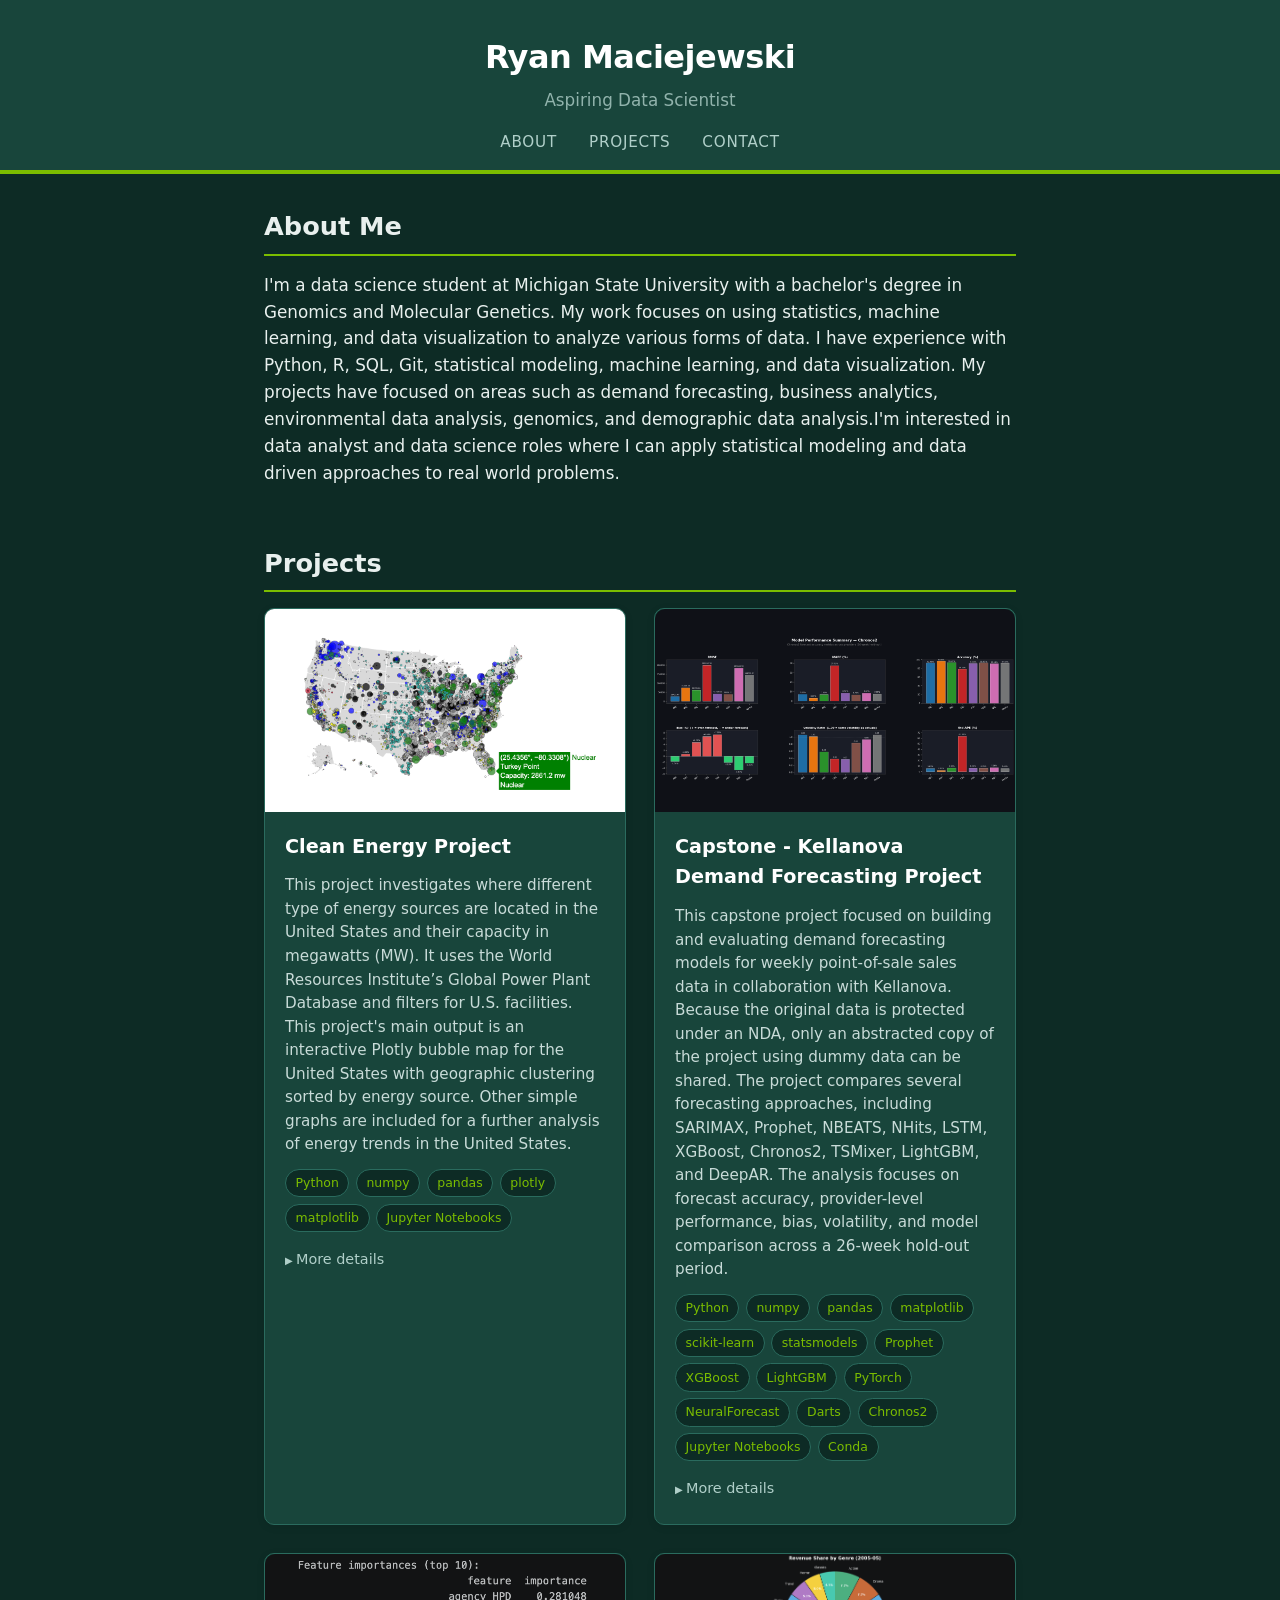
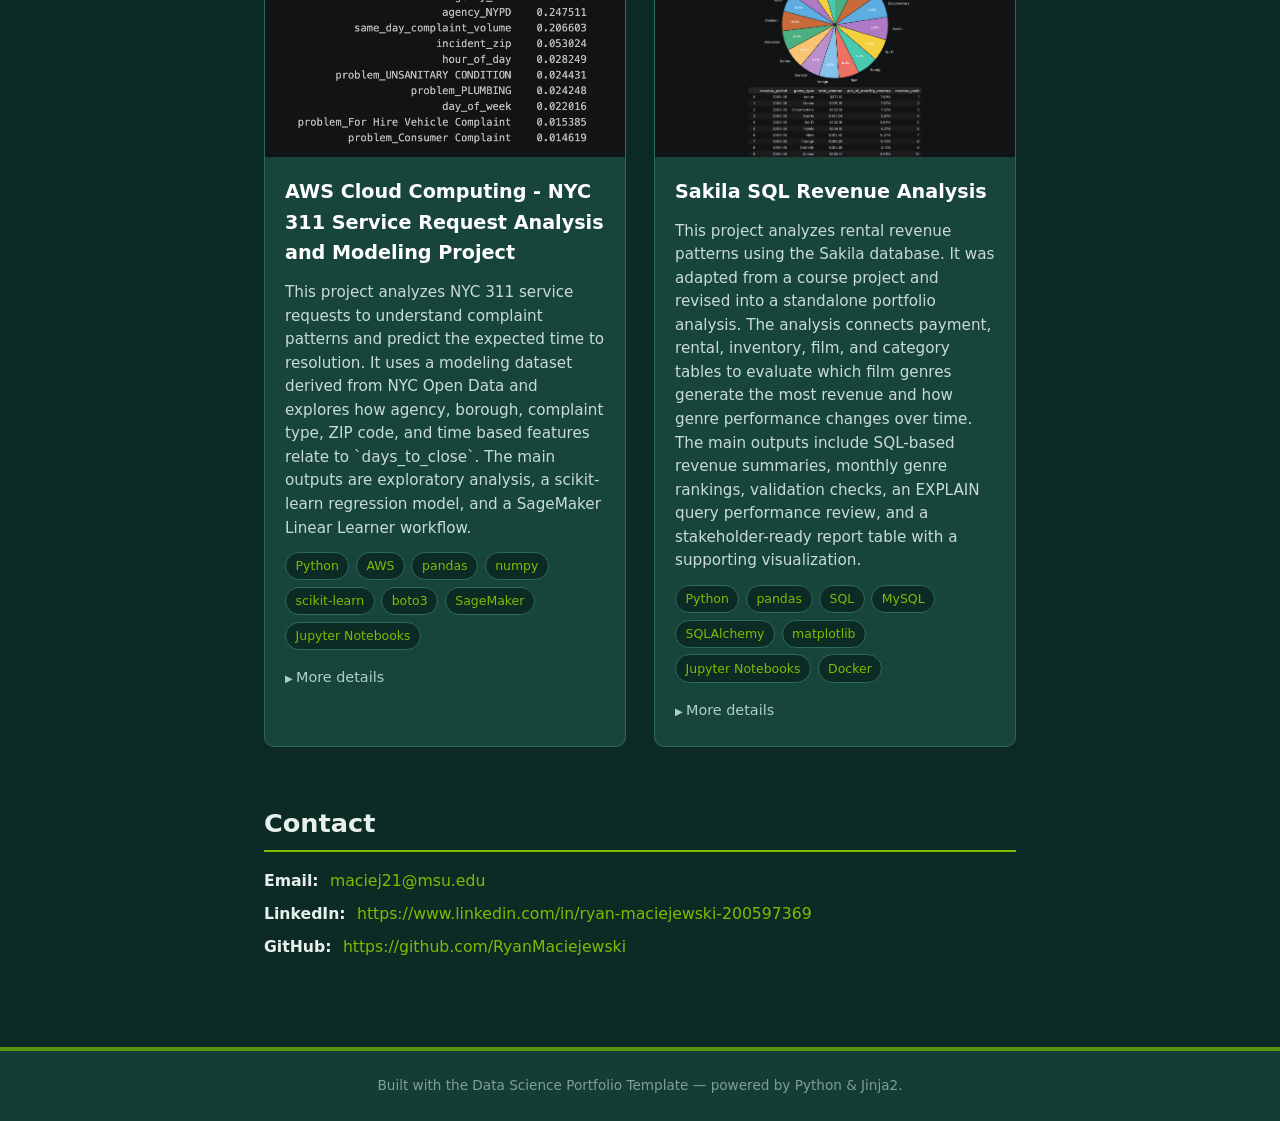
<file: docs/index.html>
<!DOCTYPE html>
<html lang="en">
<head>
  <meta charset="UTF-8" />
  <meta name="viewport" content="width=device-width, initial-scale=1.0" />
  <title>Ryan Maciejewski | Data Science Portfolio</title>

  <!-- Base styles always loaded -->
  <link rel="stylesheet" href="css/base.css" />

  <!-- Theme stylesheet — controlled by `theme` in portfolio_config.yaml -->
  <link rel="stylesheet" href="css/themes/msu-dark.css" />
</head>
<body>

  <!-- ===== Header ===== -->
  <header class="site-header">
    <div class="header-inner">
      <div class="header-name">Ryan Maciejewski</div>
      <div class="header-tagline">Aspiring Data Scientist</div>
    </div>

    <!-- Navigation bar -->
    <nav class="site-nav">
      <a href="#about">About</a>
      <a href="#projects">Projects</a>
      <a href="#contact">Contact</a>
    </nav>
  </header>

  <!-- ===== Main content (filled in by child templates) ===== -->
  <main class="site-main">
    

<!-- ===== About section ===== -->
<section id="about" class="section about-section">
  <h2>About Me</h2>
  <div class="about-text"><p>I'm a data science student at Michigan State University with a bachelor's degree in Genomics and Molecular Genetics. 
My work focuses on using statistics, machine learning, and data visualization to analyze 
various forms of data. I have experience with Python, R, SQL, Git, statistical modeling, machine learning, 
and data visualization. My projects have focused on areas such as demand forecasting, business analytics, environmental data analysis, 
genomics, and demographic data analysis.I'm interested in data analyst and data science roles where 
I can apply statistical modeling and data driven approaches to real world problems.</p></div>
</section>

<!-- ===== Projects section ===== -->
<section id="projects" class="section projects-section">
  <h2>Projects</h2>

  <div class="project-grid">
    
    <article class="project-card">

      <!-- Project thumbnail image -->
      <div class="project-image-wrapper">
        <img
          src="img/CleanEnergy.png"
          alt="Thumbnail for Clean Energy Project"
          class="project-image"
        />
      </div>

      <div class="project-body">
        <h3 class="project-title">Clean Energy Project</h3>

        <!-- Short summary written for a non-expert audience -->
        <p class="project-summary">This project investigates where different type of energy sources are located  in the United States and their capacity in megawatts (MW). It uses the World  Resources Institute’s Global Power Plant Database and filters for U.S. facilities.  This project&#39;s main output is an interactive Plotly bubble map for the United  States with geographic clustering sorted by energy source. Other simple graphs  are included for a further analysis of energy trends in the United States.
</p>

        <!-- Tech stack as pill badges -->
        <div class="tech-stack">
          
          <span class="tech-badge">Python</span>
          
          <span class="tech-badge">numpy</span>
          
          <span class="tech-badge">pandas</span>
          
          <span class="tech-badge">plotly</span>
          
          <span class="tech-badge">matplotlib</span>
          
          <span class="tech-badge">Jupyter Notebooks</span>
          
        </div>

        <!-- Collapsible details (problem / approach / results) -->
        <details class="project-details">
          <summary>More details</summary>

          <div class="detail-block">
            <h4>Problem</h4>
            <p>This project analyzes the geographic distribution and capacity of energy  sources across the United States using the Global Power Plant Database.  It aims to visualize patterns and trends in power generation through an  interactive Plotly bubble map and supporting analyses.
</p>
          </div>

          <div class="detail-block">
            <h4>Approach</h4>
            <p>The approach involves cleaning and filtering the Global Power Plant Database  to isolate U.S. facilities and relevant variables. The data is then transformed  and visualized using Plotly to create an interactive bubble map, along with  additional plots to analyze trends in energy capacity and distribution.
</p>
          </div>

          <div class="detail-block">
            <h4>Results &amp; Impact</h4>
            <p>The results highlight clear geographic patterns and capacity differences  among energy sources across the United States. These insights support  better understanding of the current energy landscape and can inform future  planning, policy decisions, and resource allocation.
</p>
          </div>
        
          

        <!-- Links to the GitHub repo and notebook -->
        <div class="project-links">
          
          <a href="https://github.com/RyanMaciejewski/CleanEnergyProject.git" target="_blank" rel="noopener" class="btn btn-repo">
            View Repo
          </a>
          
          
          <a href="https://github.com/RyanMaciejewski/CleanEnergyProject/blob/main/notebooks/CleanEnergyProject(PlotlyMaps).ipynb" target="_blank" rel="noopener" class="btn btn-notebook">
            View Notebook
          </a>
          
        </div>
      </div>

    </article>
    
    <article class="project-card">

      <!-- Project thumbnail image -->
      <div class="project-image-wrapper">
        <img
          src="img/Chronos2_performance_summary.png"
          alt="Thumbnail for Capstone - Kellanova Demand Forecasting Project"
          class="project-image"
        />
      </div>

      <div class="project-body">
        <h3 class="project-title">Capstone - Kellanova Demand Forecasting Project</h3>

        <!-- Short summary written for a non-expert audience -->
        <p class="project-summary">This capstone project focused on building and evaluating demand forecasting  models for weekly point-of-sale sales data in collaboration with Kellanova.  Because the original data is protected under an NDA, only an abstracted copy  of the project using dummy data can be shared. The project compares several  forecasting approaches, including SARIMAX, Prophet, NBEATS, NHits, LSTM,  XGBoost, Chronos2, TSMixer, LightGBM, and DeepAR. The analysis focuses on  forecast accuracy, provider-level performance, bias, volatility, and model  comparison across a 26-week hold-out period.
</p>

        <!-- Tech stack as pill badges -->
        <div class="tech-stack">
          
          <span class="tech-badge">Python</span>
          
          <span class="tech-badge">numpy</span>
          
          <span class="tech-badge">pandas</span>
          
          <span class="tech-badge">matplotlib</span>
          
          <span class="tech-badge">scikit-learn</span>
          
          <span class="tech-badge">statsmodels</span>
          
          <span class="tech-badge">Prophet</span>
          
          <span class="tech-badge">XGBoost</span>
          
          <span class="tech-badge">LightGBM</span>
          
          <span class="tech-badge">PyTorch</span>
          
          <span class="tech-badge">NeuralForecast</span>
          
          <span class="tech-badge">Darts</span>
          
          <span class="tech-badge">Chronos2</span>
          
          <span class="tech-badge">Jupyter Notebooks</span>
          
          <span class="tech-badge">Conda</span>
          
        </div>

        <!-- Collapsible details (problem / approach / results) -->
        <details class="project-details">
          <summary>More details</summary>

          <div class="detail-block">
            <h4>Problem</h4>
            <p>This project addresses the challenge of forecasting weekly consumer demand  using historical point-of-sale data and trade-related features. The goal was  to identify models that could accurately predict future sales patterns across  multiple providers while accounting for trends, seasonality, promotional  activity, and trade distribution effects. Since the original data is protected  under an NDA, the shared version of the project uses dummy data to demonstrate  the structure, workflow, and modeling process without exposing protected  information.
</p>
          </div>

          <div class="detail-block">
            <h4>Approach</h4>
            <p>The project cleaned and aggregated weekly sales data by provider, engineered  time-based and trade activity features, and tested multiple forecasting models  over a consistent 26-week hold-out period. Models were compared using  standardized metrics such as RMSE, MAPE, WMAPE, accuracy, bias, volatility  ratio, and standard deviation of absolute percentage error.
</p>
          </div>

          <div class="detail-block">
            <h4>Results &amp; Impact</h4>
            <p>The results provided a structured comparison of several forecasting methods  and highlighted differences in model performance across providers. The project  showed that demand forecasting accuracy can vary depending on provider behavior,  sales volatility, and model type. By incorporating metrics beyond basic error  measurements, such as bias and volatility ratio, the analysis helped identify  models that were not only accurate on average but also more stable and reliable.  These findings can support future forecasting workflows, model selection, and  business planning for demand-driven decision making.
</p>
          </div>
        
          
          <div class="detail-block">
            <h4>Data Note</h4>
            <p>The original project data is protected under a non-disclosure agreement, so  the shared version of this project is modified and only includes dummy data.  Please reach out if you would like to discuss the project in more detail or  recieve a proof of concept version of the project.
</p>
          </div>
          

        <!-- Links to the GitHub repo and notebook -->
        <div class="project-links">
          
          
        </div>
      </div>

    </article>
    
    <article class="project-card">

      <!-- Project thumbnail image -->
      <div class="project-image-wrapper">
        <img
          src="img/nyc311_project.png"
          alt="Thumbnail for AWS Cloud Computing - NYC 311 Service Request Analysis and Modeling Project"
          class="project-image"
        />
      </div>

      <div class="project-body">
        <h3 class="project-title">AWS Cloud Computing - NYC 311 Service Request Analysis and Modeling Project</h3>

        <!-- Short summary written for a non-expert audience -->
        <p class="project-summary">This project analyzes NYC 311 service requests to understand complaint patterns and predict the expected time to resolution. It uses a  modeling dataset derived from NYC Open Data and explores how agency, borough, complaint type, ZIP code, and time based features relate to `days_to_close`. The main outputs are exploratory analysis, a scikit-learn regression model, and a SageMaker Linear Learner workflow.
</p>

        <!-- Tech stack as pill badges -->
        <div class="tech-stack">
          
          <span class="tech-badge">Python</span>
          
          <span class="tech-badge">AWS</span>
          
          <span class="tech-badge">pandas</span>
          
          <span class="tech-badge">numpy</span>
          
          <span class="tech-badge">scikit-learn</span>
          
          <span class="tech-badge">boto3</span>
          
          <span class="tech-badge">SageMaker</span>
          
          <span class="tech-badge">Jupyter Notebooks</span>
          
        </div>

        <!-- Collapsible details (problem / approach / results) -->
        <details class="project-details">
          <summary>More details</summary>

          <div class="detail-block">
            <h4>Problem</h4>
            <p>This project investigates which complaint and context features help explain how long NYC 311 complaints take to close. The goal is to understand the distribution of resolution times and build models that estimate `days_to_close` for stakeholder analysis.
</p>
          </div>

          <div class="detail-block">
            <h4>Approach</h4>
            <p>The project begins by validating the raw complaint and agency data, then builds a modeling table with complaint, geography, and time based features. The notebooks explore the target distribution, split the data into train and test sets, and compare two modeling workflows: a scikit-learn random forest regressor and a SageMaker Linear Learner regression pipeline. Categorical variables are encoded, missing values are handled, and model performance is evaluated with MAE, RMSE, and R^2.
</p>
          </div>

          <div class="detail-block">
            <h4>Results &amp; Impact</h4>
            <p>The analysis shows that `days_to_close` is highly skewed toward immediate closures, with most complaints resolved on day 0 and a long tail of slower cases. The random forest model and the SageMaker Linear Learner both produce useful predictions, with the random forest performing best overall. These results provide a practical summary of complaint resolution patterns and a foundation for future modeling improvements.
</p>
          </div>
        
          

        <!-- Links to the GitHub repo and notebook -->
        <div class="project-links">
          
          <a href="https://github.com/RyanMaciejewski/aws-nyc311-maciej21.git" target="_blank" rel="noopener" class="btn btn-repo">
            View Repo
          </a>
          
          
          <a href="https://github.com/RyanMaciejewski/aws-nyc311-maciej21/blob/main/notebooks/modeling_train_and_eval.ipynb" target="_blank" rel="noopener" class="btn btn-notebook">
            View Notebook
          </a>
          
        </div>
      </div>

    </article>
    
    <article class="project-card">

      <!-- Project thumbnail image -->
      <div class="project-image-wrapper">
        <img
          src="img/sakila_sql_revenue_analysis.png"
          alt="Thumbnail for Sakila SQL Revenue Analysis"
          class="project-image"
        />
      </div>

      <div class="project-body">
        <h3 class="project-title">Sakila SQL Revenue Analysis</h3>

        <!-- Short summary written for a non-expert audience -->
        <p class="project-summary">This project analyzes rental revenue patterns using the Sakila database. It was adapted from a course project and revised into a standalone portfolio analysis. The analysis connects payment, rental, inventory, film, and category tables to evaluate which film genres generate the most revenue and how genre performance changes over time. The main outputs include SQL-based revenue summaries, monthly genre rankings, validation checks, an EXPLAIN query performance review, and a stakeholder-ready report table with a supporting visualization.
</p>

        <!-- Tech stack as pill badges -->
        <div class="tech-stack">
          
          <span class="tech-badge">Python</span>
          
          <span class="tech-badge">pandas</span>
          
          <span class="tech-badge">SQL</span>
          
          <span class="tech-badge">MySQL</span>
          
          <span class="tech-badge">SQLAlchemy</span>
          
          <span class="tech-badge">matplotlib</span>
          
          <span class="tech-badge">Jupyter Notebooks</span>
          
          <span class="tech-badge">Docker</span>
          
        </div>

        <!-- Collapsible details (problem / approach / results) -->
        <details class="project-details">
          <summary>More details</summary>

          <div class="detail-block">
            <h4>Problem</h4>
            <p>This project investigates how different film genres contribute to rental revenue in the Sakila database. The goal is to identify top performing genres, compare revenue trends across monthly periods, and create a clear report that could support business decisions for a store manager or marketing analyst.
</p>
          </div>

          <div class="detail-block">
            <h4>Approach</h4>
            <p>The project begins by connecting Python to a Dockerized MySQL Sakila database using SQLAlchemy. Multi table SQL joins are used to connect payment records with rentals, inventory, films, and categories. The analysis then applies grouped aggregations, HAVING filters, common table expressions, and window functions to summarize genre revenue, calculate monthly revenue share, and rank genres within each month. Validation queries are included throughout the notebook to check row counts, aggregation results, and ranking logic. An EXPLAIN query is also used to review query performance and understand join behavior.
</p>
          </div>

          <div class="detail-block">
            <h4>Results &amp; Impact</h4>
            <p>The analysis identifies which film genres contribute the most revenue and shows how genre performance changes by month. The final report table provides monthly revenue, percent of monthly revenue, and revenue rank by genre, making the results easier to interpret for business decision-making. The project demonstrates practical SQL skills including joins, aggregation, CTEs, window functions, validation, and basic performance review in a business analytics context.
</p>
          </div>
        
          

        <!-- Links to the GitHub repo and notebook -->
        <div class="project-links">
          
          <a href="https://github.com/RyanMaciejewski/sql-sakila-business-analysis.git" target="_blank" rel="noopener" class="btn btn-repo">
            View Repo
          </a>
          
          
          <a href="https://github.com/RyanMaciejewski/sql-sakila-business-analysis/blob/main/sakila_sql_revenue_analysis.ipynb" target="_blank" rel="noopener" class="btn btn-notebook">
            View Notebook
          </a>
          
        </div>
      </div>

    </article>
    
  </div>
</section>

<!-- ===== Contact section ===== -->
<section id="contact" class="section contact-section">
  <h2>Contact</h2>
  <ul class="contact-list">
    
    <li>
      <span class="contact-label">Email:</span>
      <a href="mailto:maciej21@msu.edu">maciej21@msu.edu</a>
    </li>
    
    
    <li>
      <span class="contact-label">LinkedIn:</span>
      <a href="https://www.linkedin.com/in/ryan-maciejewski-200597369" target="_blank" rel="noopener">https://www.linkedin.com/in/ryan-maciejewski-200597369</a>
    </li>
    
    
    <li>
      <span class="contact-label">GitHub:</span>
      <a href="https://github.com/RyanMaciejewski" target="_blank" rel="noopener">https://github.com/RyanMaciejewski</a>
    </li>
    
  </ul>
</section>


  </main>

  <!-- ===== Footer ===== -->
  <footer class="site-footer">
    <p>Built with the Data Science Portfolio Template &mdash; powered by Python &amp; Jinja2.</p>
  </footer>

</body>
</html>
</file>
<file: docs/css/base.css>
/* ============================================================
   base.css  —  Layout and structure styles shared by all themes.
   Theme-specific colors (backgrounds, text, accents) live in
   static/css/themes/light.css and static/css/themes/dark.css.
   ============================================================ */

/* ----- Reset & box model ----- */
*, *::before, *::after {
  box-sizing: border-box;
  margin: 0;
  padding: 0;
}

body {
  font-family: "Segoe UI", system-ui, -apple-system, sans-serif;
  font-size: 1rem;
  line-height: 1.6;
  min-height: 100vh;
  display: flex;
  flex-direction: column;
}

a {
  text-decoration: none;
}

a:hover {
  text-decoration: underline;
}

img {
  max-width: 100%;
  display: block;
}

/* ----- Site header ----- */
.site-header {
  padding: 2rem 1.5rem 1rem;
  text-align: center;
}

.header-name {
  font-size: 2rem;
  font-weight: 700;
  letter-spacing: -0.5px;
}

.header-tagline {
  font-size: 1.05rem;
  margin-top: 0.25rem;
  opacity: 0.8;
}

/* ----- Navigation ----- */
.site-nav {
  margin-top: 1rem;
  display: flex;
  justify-content: center;
  gap: 2rem;
  font-size: 0.95rem;
  font-weight: 500;
  text-transform: uppercase;
  letter-spacing: 0.05em;
}

/* ----- Main content area ----- */
.site-main {
  flex: 1;
  max-width: 800px;
  width: 100%;
  margin: 0 auto;
  padding: 2rem 1.5rem;
}

/* ----- Generic section spacing ----- */
.section {
  margin-bottom: 3.5rem;
}

.section h2 {
  font-size: 1.6rem;
  font-weight: 700;
  margin-bottom: 1rem;
  padding-bottom: 0.4rem;
  border-bottom: 2px solid;
}

/* ----- About section ----- */
.about-text {
  font-size: 1.05rem;
}

.about-text p + p {
  margin-top: 1rem;
}

/* ----- Project grid ----- */
.project-grid {
  display: grid;
  grid-template-columns: repeat(auto-fill, minmax(340px, 1fr));
  gap: 1.75rem;
}

/* ----- Project card ----- */
.project-card {
  border-radius: 10px;
  overflow: hidden;
  display: flex;
  flex-direction: column;
  box-shadow: 0 2px 8px rgba(0, 0, 0, 0.08);
  transition: box-shadow 0.2s ease;
}

/* Special case: Allow overflow for Chronos2, NYC311, and Sakila SQL */
.project-card:has(img[src*="Chronos2"]),
.project-card:has(img[src*="nyc311_project"]),
.project-card:has(img[src*="sakila"]) {
  overflow: visible;
}

.project-card:hover {
  box-shadow: 0 4px 16px rgba(0, 0, 0, 0.14);
}

.project-image-wrapper {
  width: 100%;
  aspect-ratio: 16 / 9;
  overflow: hidden;
  background-color: #000000;
  display: flex;
  align-items: center;
  justify-content: center;
}

/* Special case: Allow full image display for Chronos2, NYC311, and Sakila SQL */
.project-image-wrapper:has(img[src*="Chronos2"]),
.project-image-wrapper:has(img[src*="nyc311_project"]),
.project-image-wrapper:has(img[src*="sakila"]) {
  background-color: #121314;
  border-radius: 10px 10px 0 0;
}

.project-image {
  width: 100%;
  height: 100%;
  object-fit: cover;
}

/* Special case: Chronos2 image should fit entirely without cropping */
img[src*="Chronos2"] {
  object-fit: contain;
  background-color: #0F1117;
}

/* Special case: NYC311 image should fit entirely without cropping */
img[src*="nyc311_project"] {
  width: auto;
  height: auto;
  max-width: 100%;
  max-height: 100%;
  object-fit: contain;
}

/* Special case: Sakila SQL image should fit entirely without cropping */
img[src*="sakila"] {
  width: auto;
  height: auto;
  max-width: 100%;
  max-height: 100%;
  object-fit: contain;
}

.project-body {
  padding: 1.25rem;
  display: flex;
  flex-direction: column;
  gap: 0.75rem;
  flex: 1;
}

.project-title {
  font-size: 1.2rem;
  font-weight: 600;
}

.project-summary {
  font-size: 0.95rem;
  line-height: 1.55;
}

/* ----- Tech stack badges ----- */
.tech-stack {
  display: flex;
  flex-wrap: wrap;
  gap: 0.4rem;
}

.tech-badge {
  font-size: 0.78rem;
  font-weight: 500;
  padding: 0.2rem 0.6rem;
  border-radius: 999px;
}

/* ----- Collapsible project details ----- */
.project-details {
  font-size: 0.9rem;
}

.project-details summary {
  cursor: pointer;
  font-weight: 500;
  padding: 0.25rem 0;
  list-style: none;
}

.project-details summary::-webkit-details-marker {
  display: none;
}

.project-details summary::before {
  content: "▶  ";
  font-size: 0.7em;
}

details[open] summary::before {
  content: "▼  ";
}

.detail-block {
  margin-top: 0.75rem;
}

.detail-block h4 {
  font-size: 0.85rem;
  text-transform: uppercase;
  letter-spacing: 0.06em;
  margin-bottom: 0.25rem;
  font-weight: 600;
}

/* ----- Project link buttons ----- */
.project-links {
  display: flex;
  gap: 0.75rem;
  margin-top: auto;
  padding-top: 0.5rem;
}

.btn {
  display: inline-block;
  padding: 0.45rem 1rem;
  border-radius: 6px;
  font-size: 0.88rem;
  font-weight: 600;
  transition: opacity 0.15s ease;
}

.btn:hover {
  opacity: 0.85;
  text-decoration: none;
}

/* ----- Contact section ----- */
.contact-list {
  list-style: none;
  display: flex;
  flex-direction: column;
  gap: 0.5rem;
  font-size: 0.98rem;
}

.contact-label {
  font-weight: 600;
  margin-right: 0.4rem;
}

/* ----- Footer ----- */
.site-footer {
  text-align: center;
  padding: 1.5rem;
  font-size: 0.85rem;
  opacity: 0.7;
}

/* ----- Responsive tweaks ----- */
@media (max-width: 500px) {
  .project-grid {
    grid-template-columns: 1fr;
  }
  .header-name {
    font-size: 1.5rem;
  }
}
</file>
<file: docs/css/themes/msu-dark.css>
/* ============================================================
   themes/msu-dark.css  —  Michigan State University dark theme.
   Colors sourced from https://brand.msu.edu/visual/color-palette

   Primary brand colors:
     Spartan Green  #18453B
     White          #FFFFFF
     Black          #000000

   Accent greens:
     Kelly Green    #008208
     Lime Green     #7BBD00
     Excellence Green #0B9A6D
     Refresh Green  #008934
   ============================================================ */

body {
  background-color: #0d2b25;
  color: #e8f0ee;
}

a {
  color: #7BBD00;
}

a:hover {
  color: #a8d933;
  text-decoration: none;
}

/* Header */
.site-header {
  background-color: #18453B;
  border-bottom: 4px solid #7BBD00;
}

.header-name {
  color: #ffffff;
}

.header-tagline {
  color: #b0cfc9;
}

.site-nav a {
  color: #b0cfc9;
}

.site-nav a:hover {
  color: #7BBD00;
}

/* Section headings */
.section h2 {
  color: #e8f0ee;
  border-color: #7BBD00;
}

/* Project card */
.project-card {
  background-color: #18453B;
  border: 1px solid #2a6b5e;
}

.project-title {
  color: #ffffff;
}

.project-summary {
  color: #c8dbd8;
}

/* Tech badges */
.tech-badge {
  background-color: #0d2b25;
  color: #7BBD00;
  border: 1px solid #2a6b5e;
}

/* Details */
.project-details {
  color: #b0cfc9;
}

.detail-block h4 {
  color: #7BBD00;
}

/* Buttons */
.btn-repo {
  background-color: #7BBD00;
  color: #0d2b25;
}

.btn-notebook {
  background-color: #18453B;
  color: #e8f0ee;
  border: 1px solid #4a9080;
}

/* Contact */
.contact-list a {
  color: #7BBD00;
}

/* Footer */
.site-footer {
  background-color: #18453B;
  border-top: 4px solid #7BBD00;
  color: #b0cfc9;
}

.site-footer a {
  color: #7BBD00;
}
</file>
